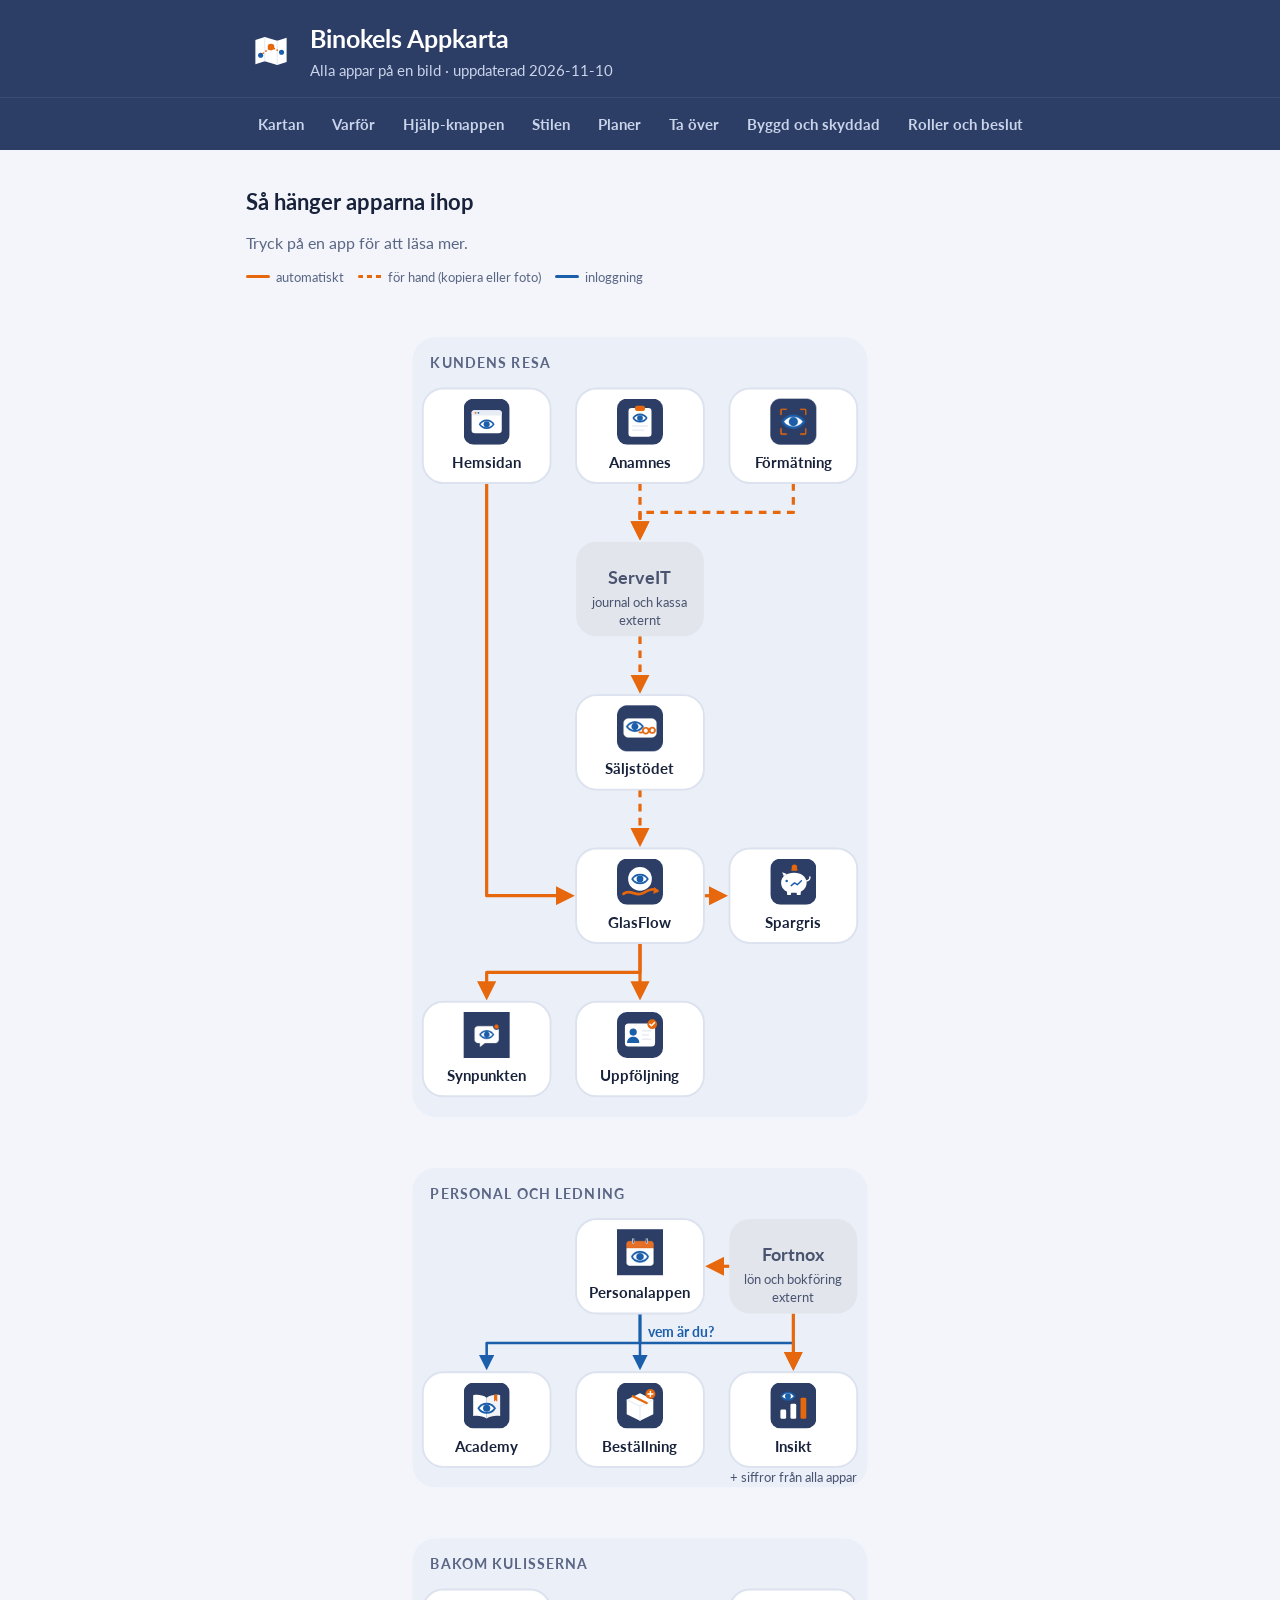
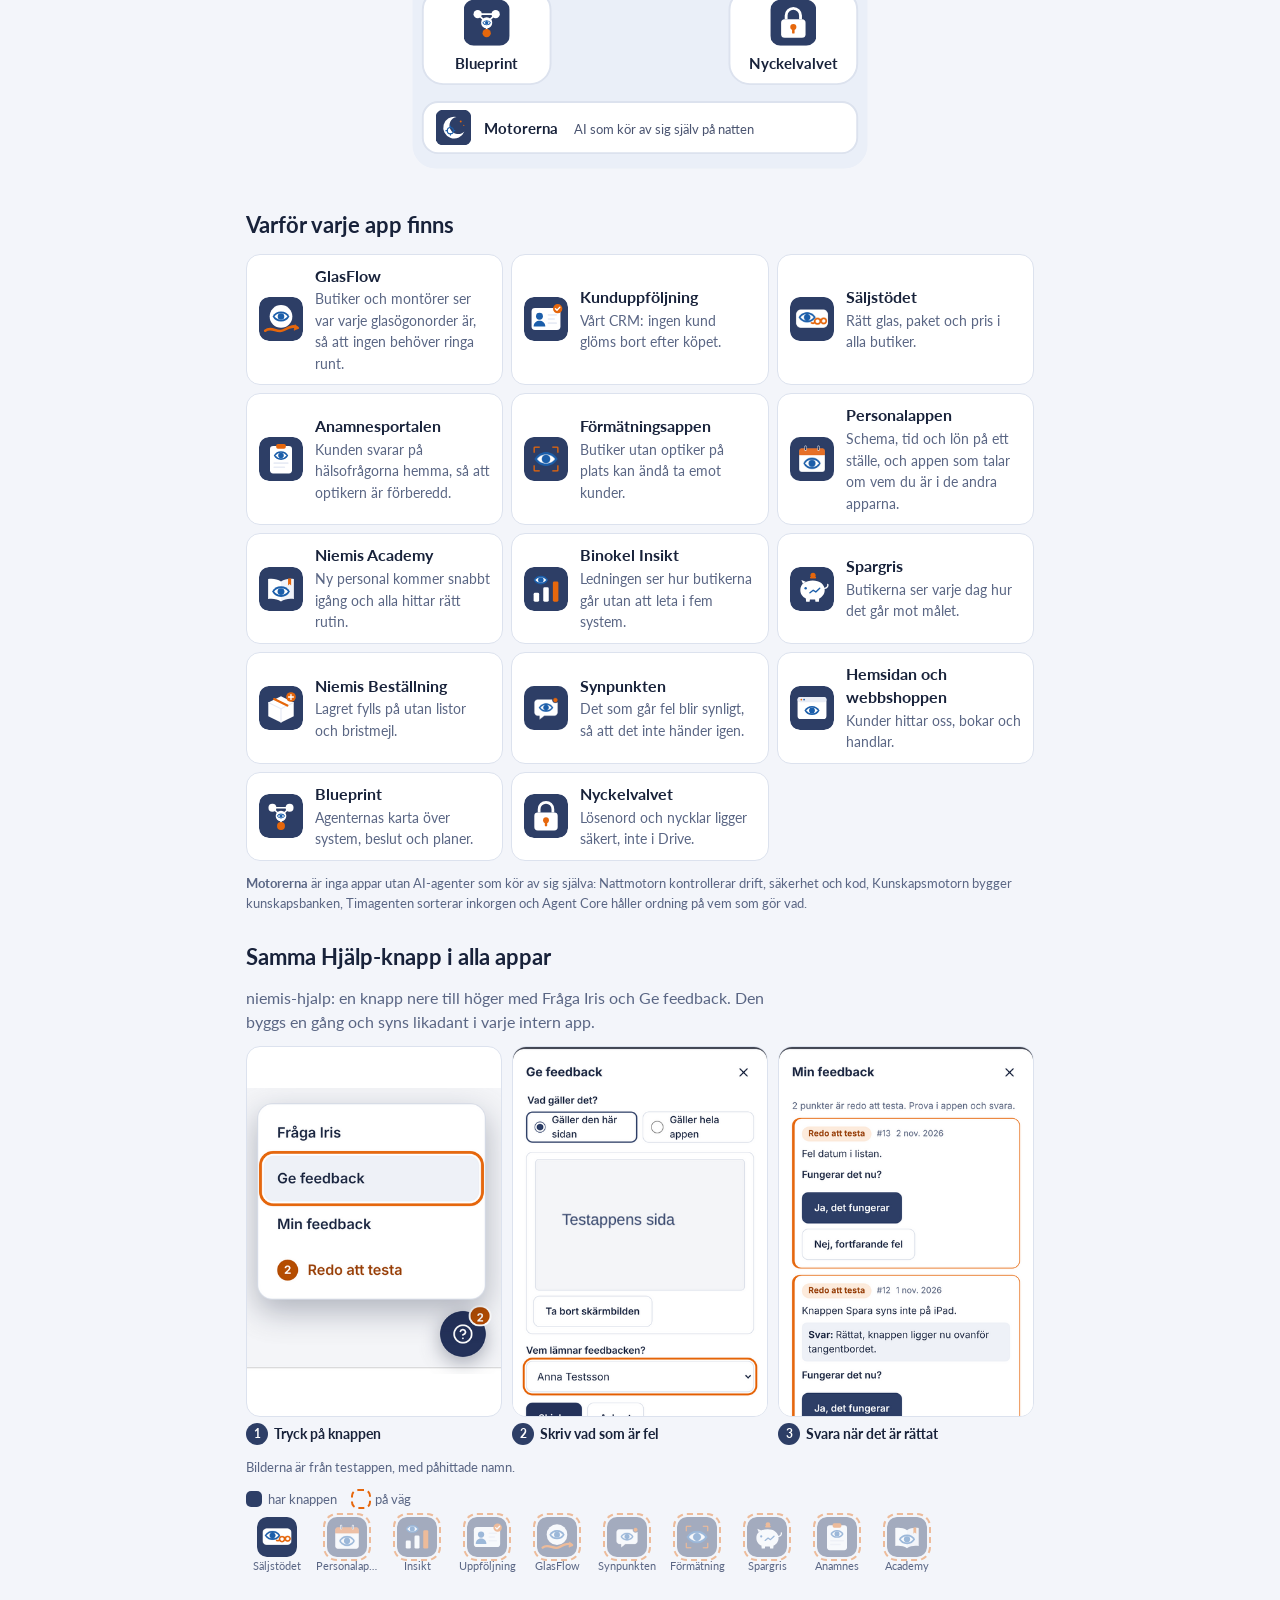
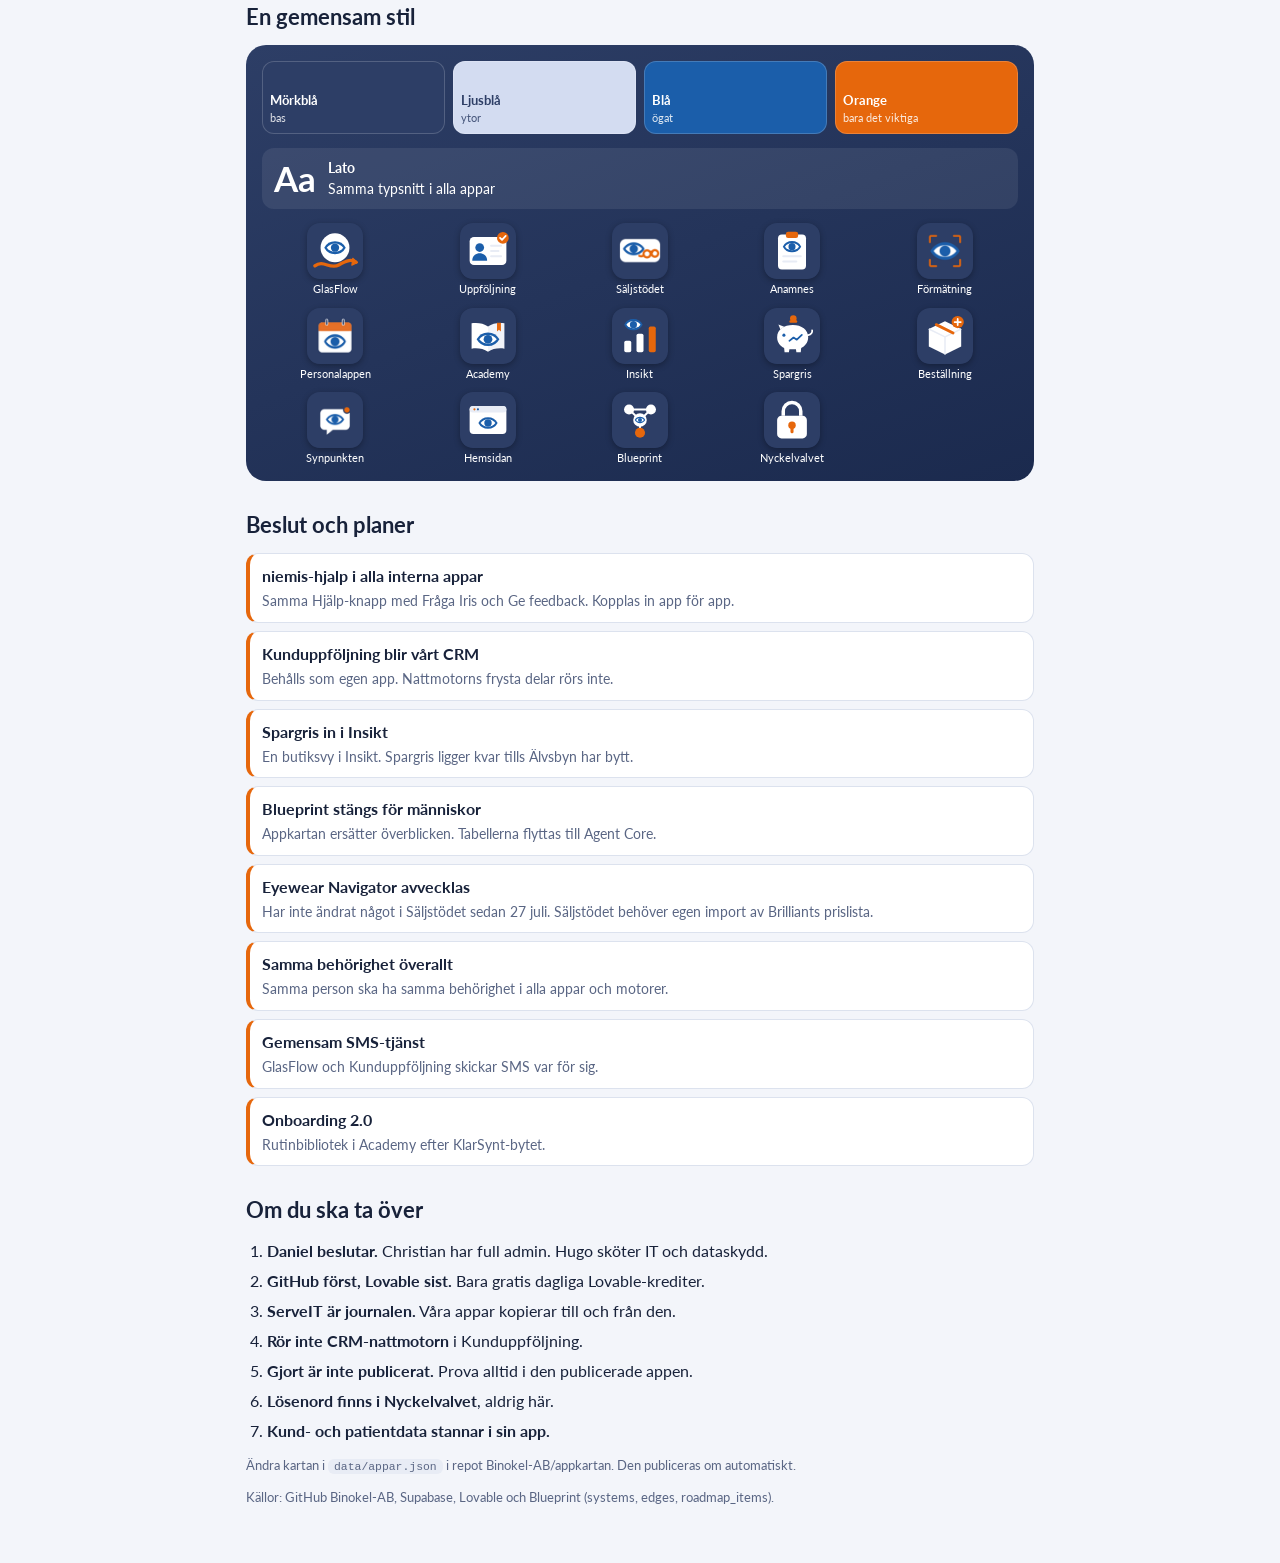
<file: index.html>
<!doctype html>
<html lang="sv">
<head>
<meta charset="utf-8">
<meta name="viewport" content="width=device-width,initial-scale=1,viewport-fit=cover">
<meta name="robots" content="noindex,nofollow">
<title>Binokels Appkarta</title>
<meta name="description" content="Alla Binokels och Niemis Optiks appar på en bild: hur de hänger ihop och varför de finns.">
<meta name="theme-color" content="#2D3E66">
<link rel="icon" href="icons/appkartan.svg" type="image/svg+xml">
<link rel="apple-touch-icon" href="icons/appkartan.svg">
<link rel="preconnect" href="https://fonts.googleapis.com">
<link rel="stylesheet" href="https://fonts.googleapis.com/css2?family=Bricolage+Grotesque:opsz,wght@12..96,600;12..96,800&family=Lato:wght@400;700&display=swap">
<link rel="stylesheet" href="style.css">
</head>
<body>
<header class="top"><div class="wrap">
  <img src="icons/appkartan.svg" alt="">
  <div><h1>Binokels Appkarta</h1><p id="updated">Alla appar på en bild</p></div>
</div></header>
<nav class="tabs" aria-label="Avsnitt"><div class="wrap">
  <a href="#kartan">Kartan</a><a href="#varfor">Varför</a><a href="#hjalp">Hjälp-knappen</a><a href="#stilen">Stilen</a><a href="#planer">Planer</a><a href="#ta-over">Ta över</a><a href="sakerhet.html">Byggd och skyddad</a><a href="roller.html">Roller och beslut</a><a href="kontrollrum.html">Kontrollrum</a>
</div></nav>

<main><div class="wrap">

<section id="kartan" class="sec">
  <h2>Så hänger apparna ihop</h2>
  <p class="lead">Tryck på en app för att läsa mer.</p>
  <div class="legend"><span><i></i>automatiskt</span><span><i class="man"></i>för hand (kopiera eller foto)</span><span><i class="who"></i>inloggning</span></div>
  <div class="map-wrap"><svg id="map" role="img" aria-label="Karta över hur apparna hänger ihop"></svg></div>
</section>

<section id="varfor" class="sec">
  <h2>Varför varje app finns</h2>
  <div class="why-grid" id="why"></div>
</section>

<section id="hjalp" class="sec">
  <h2>Samma Hjälp-knapp i alla appar</h2>
  <p class="lead">niemis-hjalp: en knapp nere till höger med Fråga Iris och Ge feedback. Den byggs en gång och syns likadant i varje intern app.</p>
  <div class="shots">
    <figure><img src="img/hjalp-meny.png" alt="Hjälp-knappen med menyn Fråga Iris, Ge feedback, Min feedback och Redo att testa" loading="lazy"><figcaption><b>1</b> Tryck på knappen</figcaption></figure>
    <figure><img src="img/hjalp-ge-feedback.png" alt="Rutan Ge feedback med skärmbild och val av person" loading="lazy"><figcaption><b>2</b> Skriv vad som är fel</figcaption></figure>
    <figure><img src="img/hjalp-min-feedback.png" alt="Min feedback med knapparna Ja, det fungerar och Nej, fortfarande fel" loading="lazy"><figcaption><b>3</b> Svara när det är rättat</figcaption></figure>
  </div>
  <p class="small">Bilderna är från testappen, med påhittade namn.</p>
  <div class="rollout" id="rollout"></div>
</section>

<section id="stilen" class="sec">
  <h2>En gemensam stil</h2>
  <div class="style-board">
    <div class="swatches">
      <div class="sw" style="--c:#2D3E66"><span>Mörkblå</span><small>bas</small></div>
      <div class="sw light" style="--c:#D3DCF1"><span>Ljusblå</span><small>ytor</small></div>
      <div class="sw" style="--c:#1B5EAA"><span>Blå</span><small>ögat</small></div>
      <div class="sw" style="--c:#E6670C"><span>Orange</span><small>bara det viktiga</small></div>
    </div>
    <div class="type-sample"><span class="aa">Aa</span><div><b>Lato</b><span>Samma typsnitt i alla appar</span></div></div>
    <div class="icon-wall" id="iconwall"></div>
  </div>
</section>

<section id="planer" class="sec">
  <h2>Beslut och planer</h2>
  <div class="plans" id="plans"></div>
</section>

<section id="ta-over" class="sec">
  <h2>Om du ska ta över</h2>
  <ol class="rules">
    <li><b>Daniel beslutar.</b> Christian har full admin. Hugo sköter IT och dataskydd.</li>
    <li><b>GitHub först, Lovable sist.</b> Bara gratis dagliga Lovable-krediter.</li>
    <li><b>ServeIT är journalen.</b> Våra appar kopierar till och från den.</li>
    <li><b>Rör inte CRM-nattmotorn</b> i Kunduppföljning.</li>
    <li><b>Gjort är inte publicerat.</b> Prova alltid i den publicerade appen.</li>
    <li><b>Lösenord finns i Nyckelvalvet</b>, aldrig här.</li>
    <li><b>Kund- och patientdata stannar i sin app.</b></li>
  </ol>
  <p class="small">Ändra kartan i <code>data/appar.json</code> i repot Binokel-AB/appkartan. Den publiceras om automatiskt.</p>
  <p class="small" id="sources"></p>
</section>

</div></main>

<div class="sheet" id="sheet" hidden><div class="panel" role="dialog" aria-modal="true" aria-labelledby="dTitle" id="panel"></div></div>
<script src="app.js" defer></script>
</body>
</html>
</file>
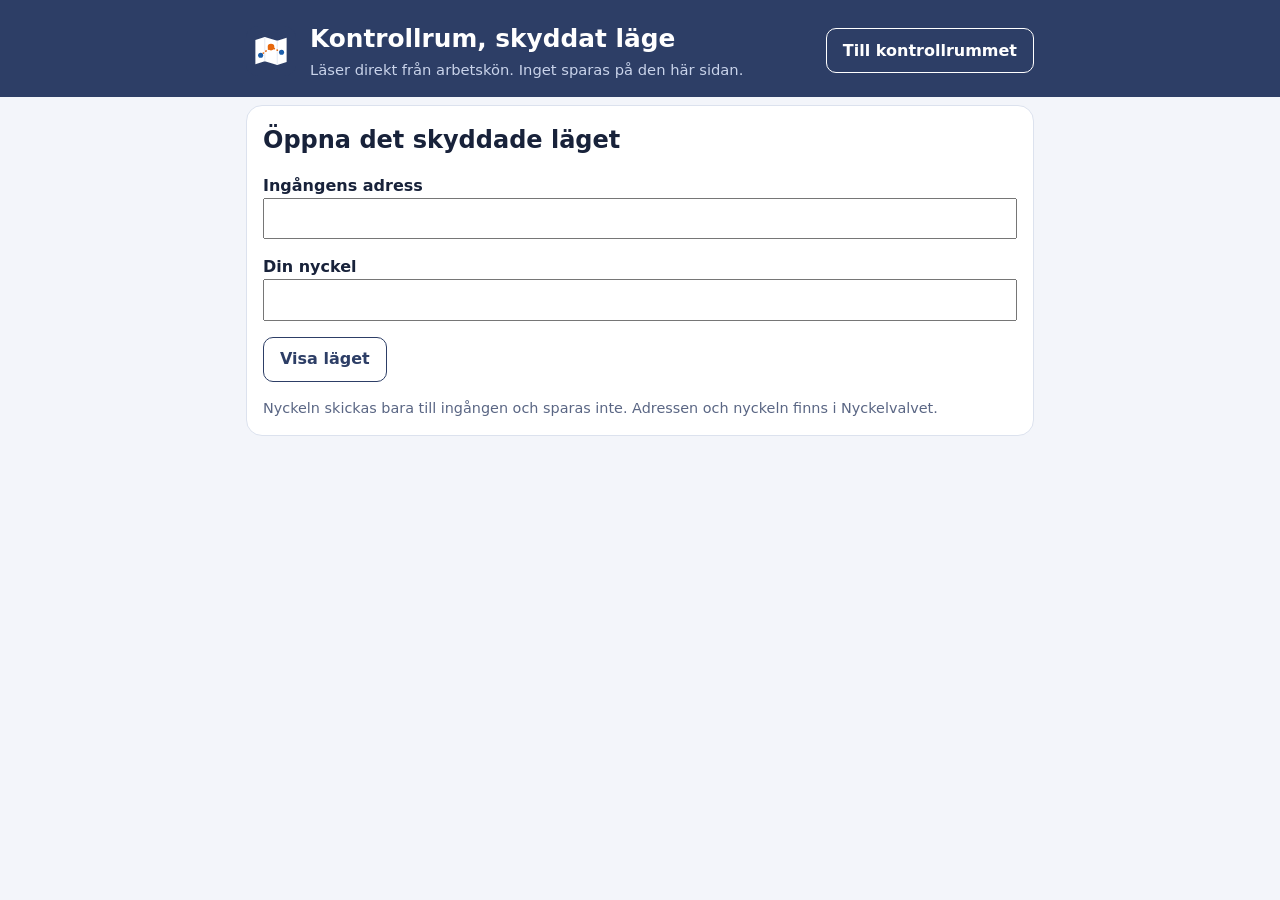
<file: kontrollrum-live.html>
<!doctype html>
<html lang="sv">
<head>
<meta charset="utf-8">
<meta name="viewport" content="width=device-width,initial-scale=1,viewport-fit=cover">
<meta name="robots" content="noindex,nofollow">
<meta name="referrer" content="no-referrer">
<title>Kontrollrum, skyddat läge – Binokels Appkarta</title>
<meta name="theme-color" content="#2D3E66">
<link rel="icon" href="icons/appkartan.svg" type="image/svg+xml">
<link rel="stylesheet" href="style.css">
<style>.btn{display:inline-block;min-height:44px;padding:.6rem 1rem;border-radius:10px;border:1px solid #2D3E66;background:#fff;color:#2D3E66;font:inherit;font-weight:700;text-decoration:none;cursor:pointer}.top .btn{margin-left:auto;border-color:#fff;background:transparent;color:#fff;white-space:nowrap}label{font-weight:700}.row>div:first-child{min-width:0;overflow-wrap:anywhere}.top .wrap{flex-wrap:wrap}@media(max-width:520px){.top .btn{margin-left:0}}.btn.liten{min-height:44px;padding:.4rem .8rem;font-weight:600}.kn{margin:.5rem 0 0}.fraga{border:2px solid #2D3E66;border-radius:10px;padding:.4rem 1rem;margin:.5rem 0;background:#f4f6fb}</style>
</head>
<body>
<header class="top"><div class="wrap">
  <img src="icons/appkartan.svg" alt="">
  <div><h1>Kontrollrum, skyddat läge</h1><p id="lSub">Läser direkt från arbetskön. Inget sparas på den här sidan.</p></div>
  <a class="btn" href="kontrollrum.html">Till kontrollrummet</a>
</div></header>
<main><div class="wrap" id="lMain"></div></main>
<script src="kontrollrum-live.js" defer></script>
</body>
</html>
</file>
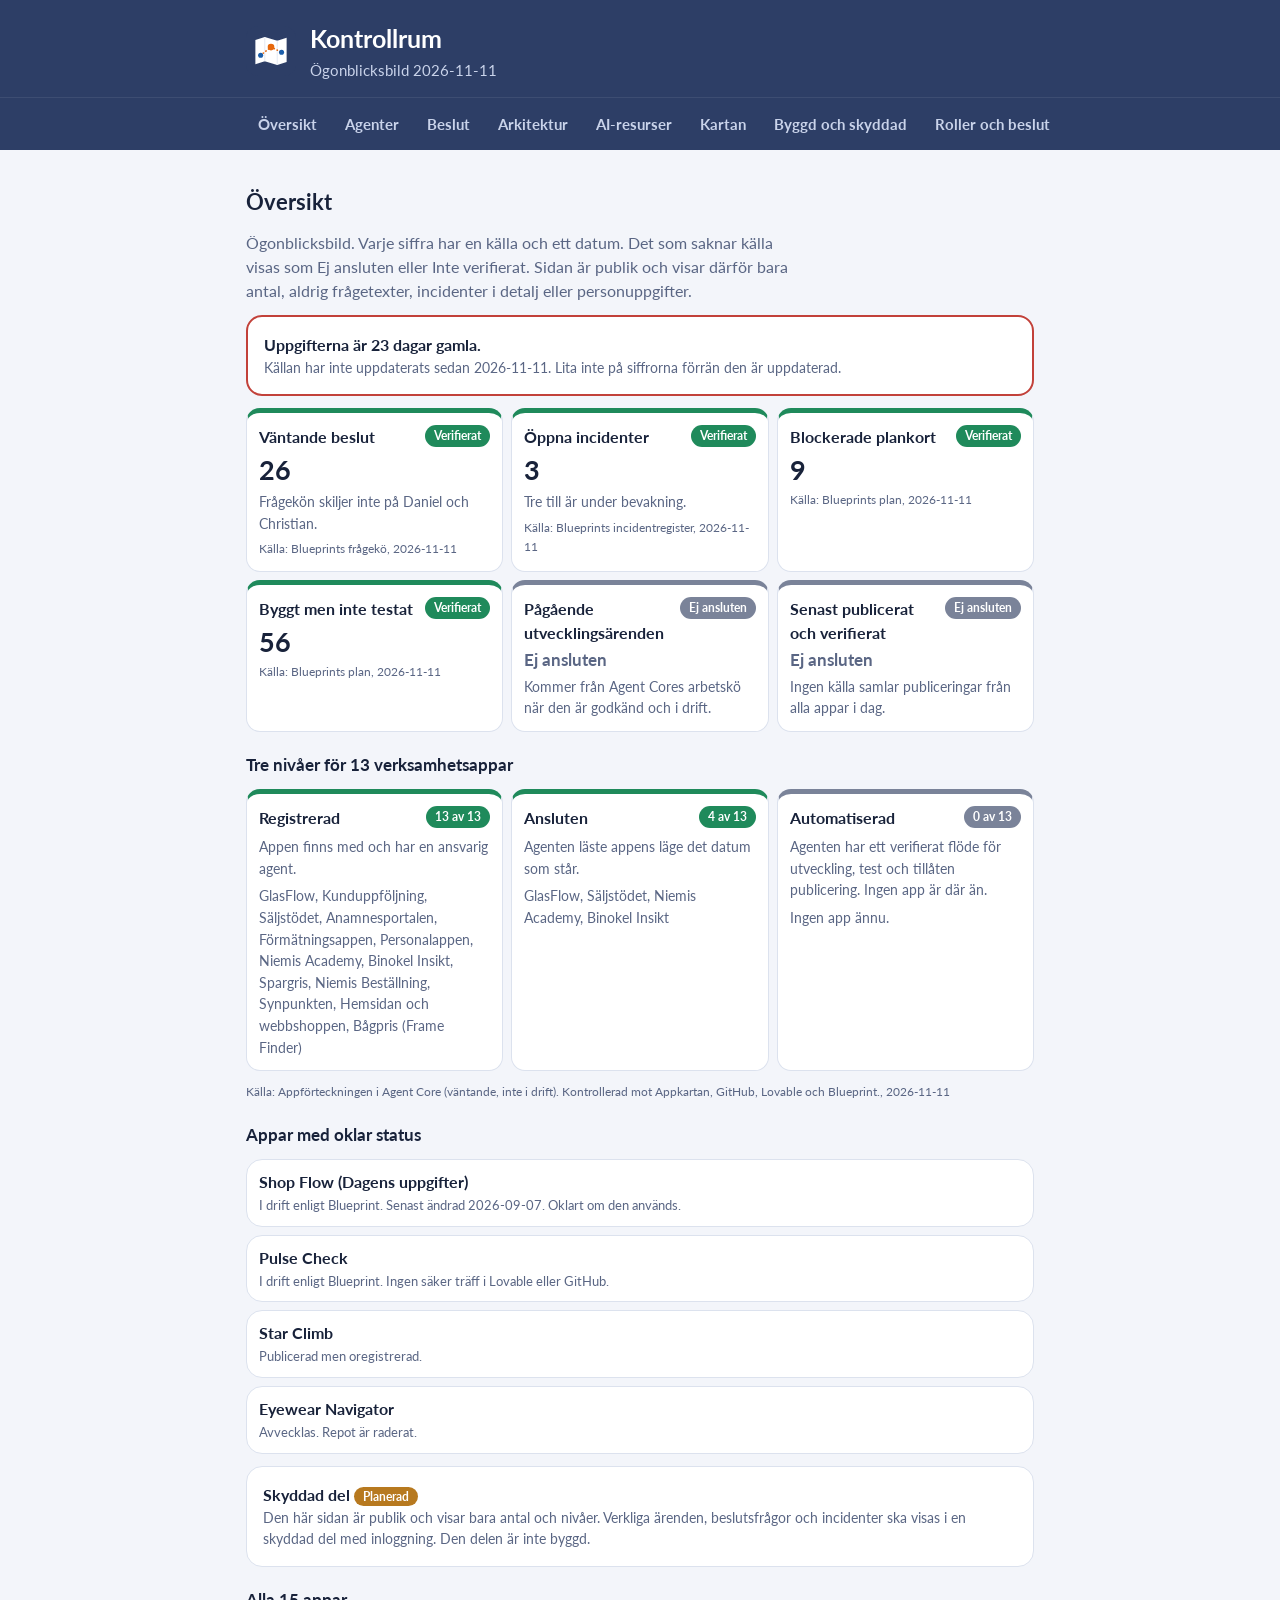
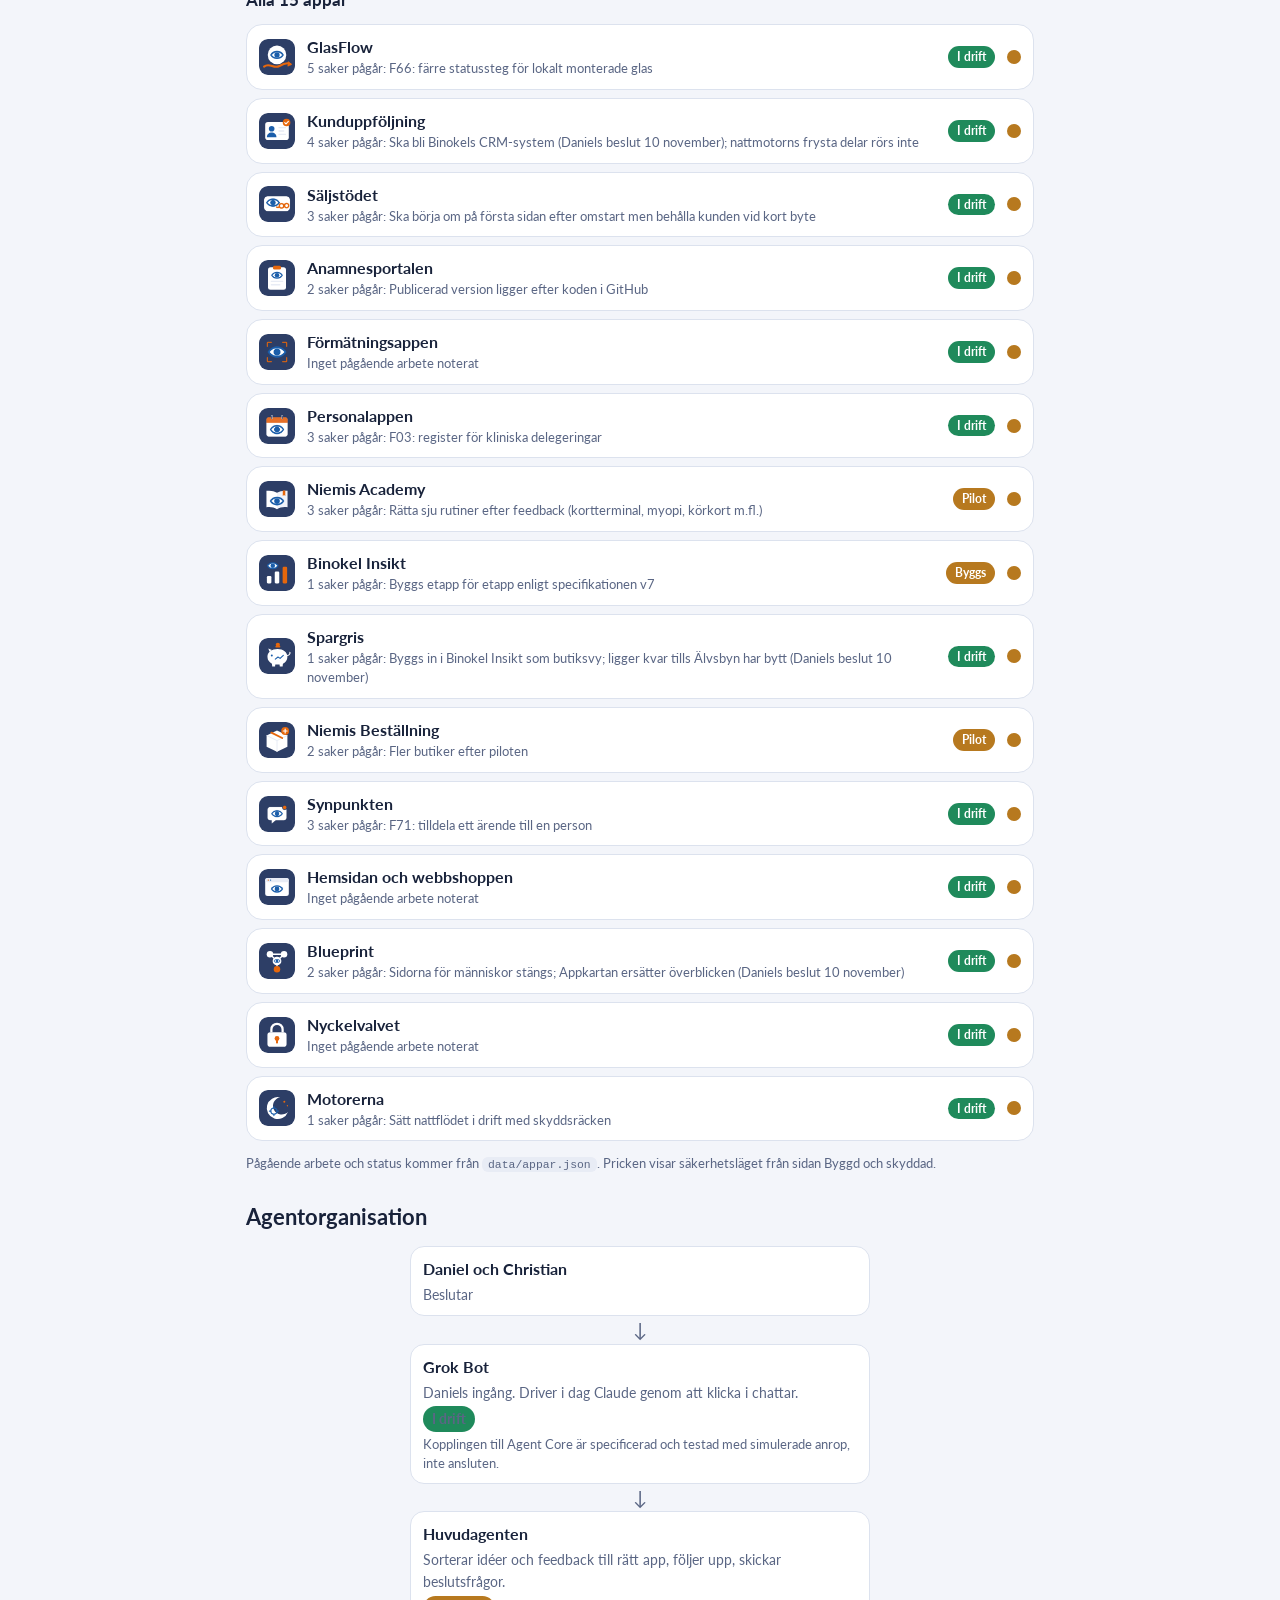
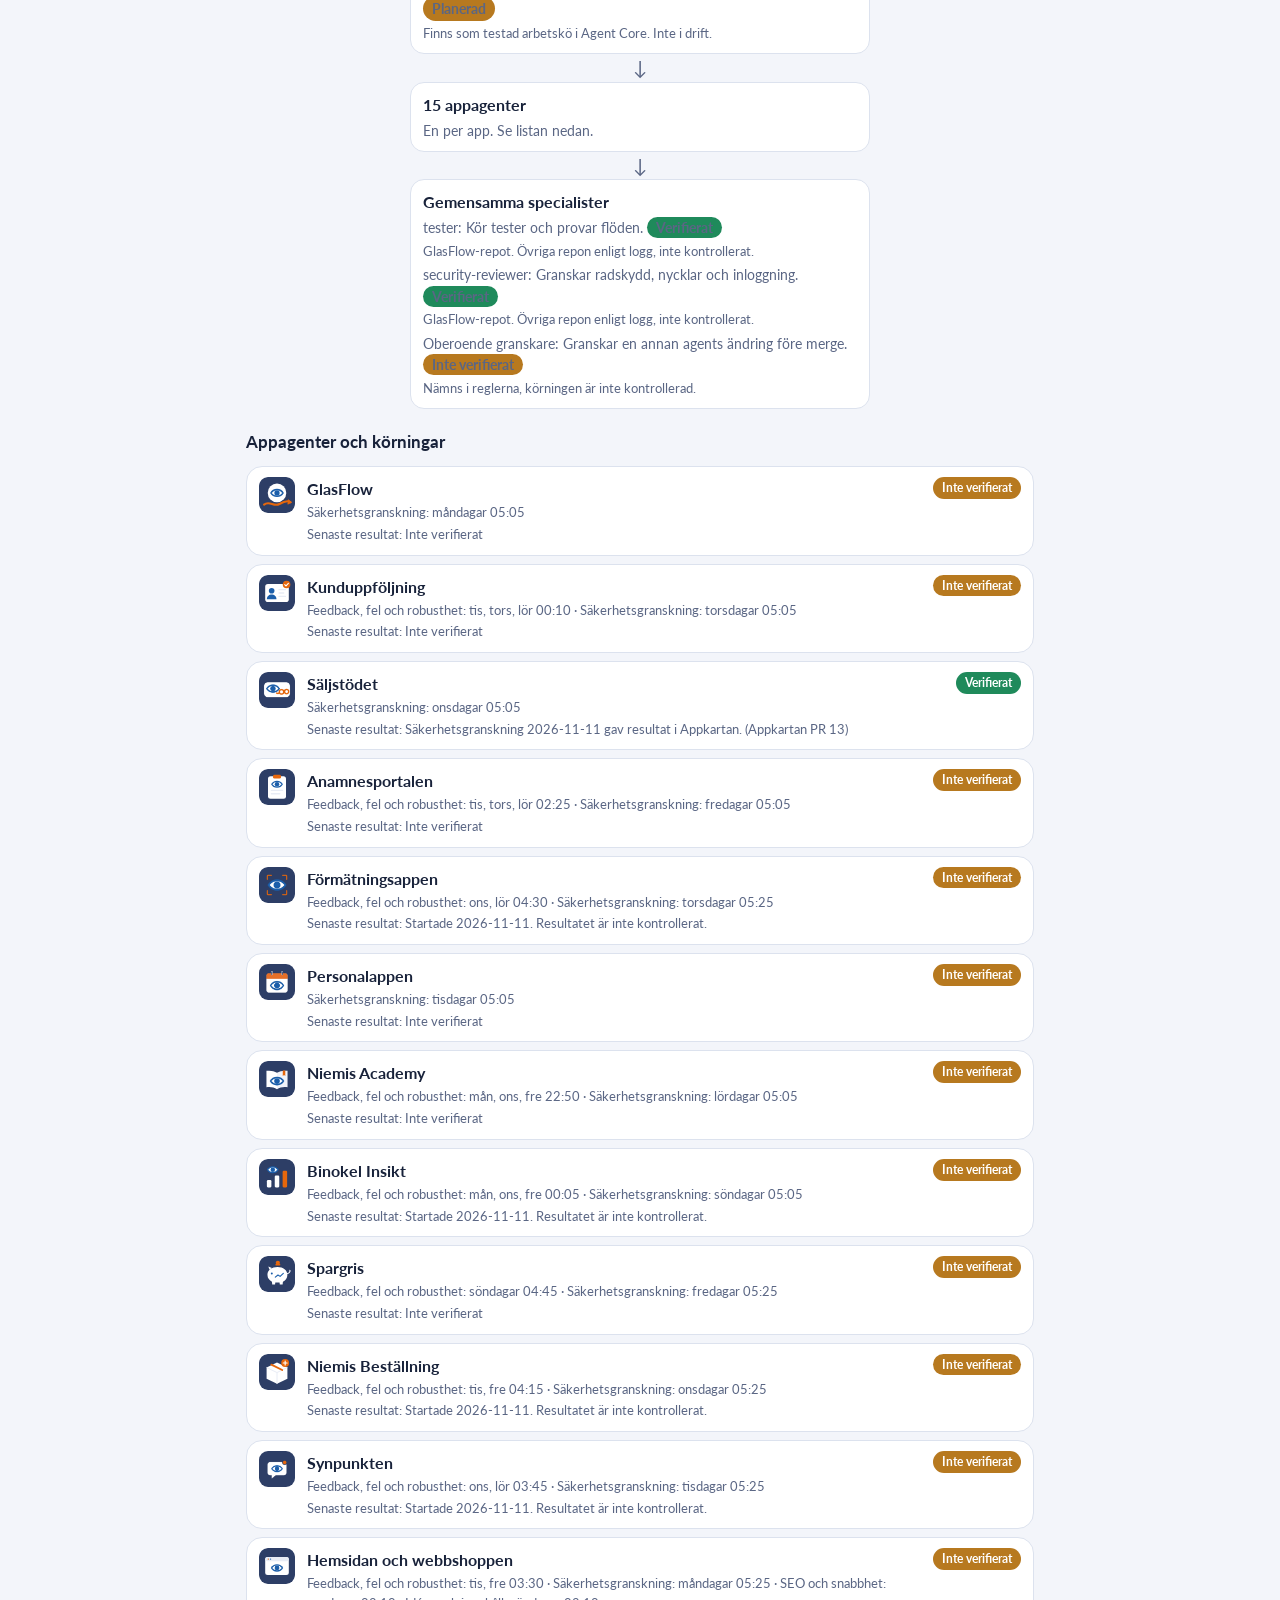
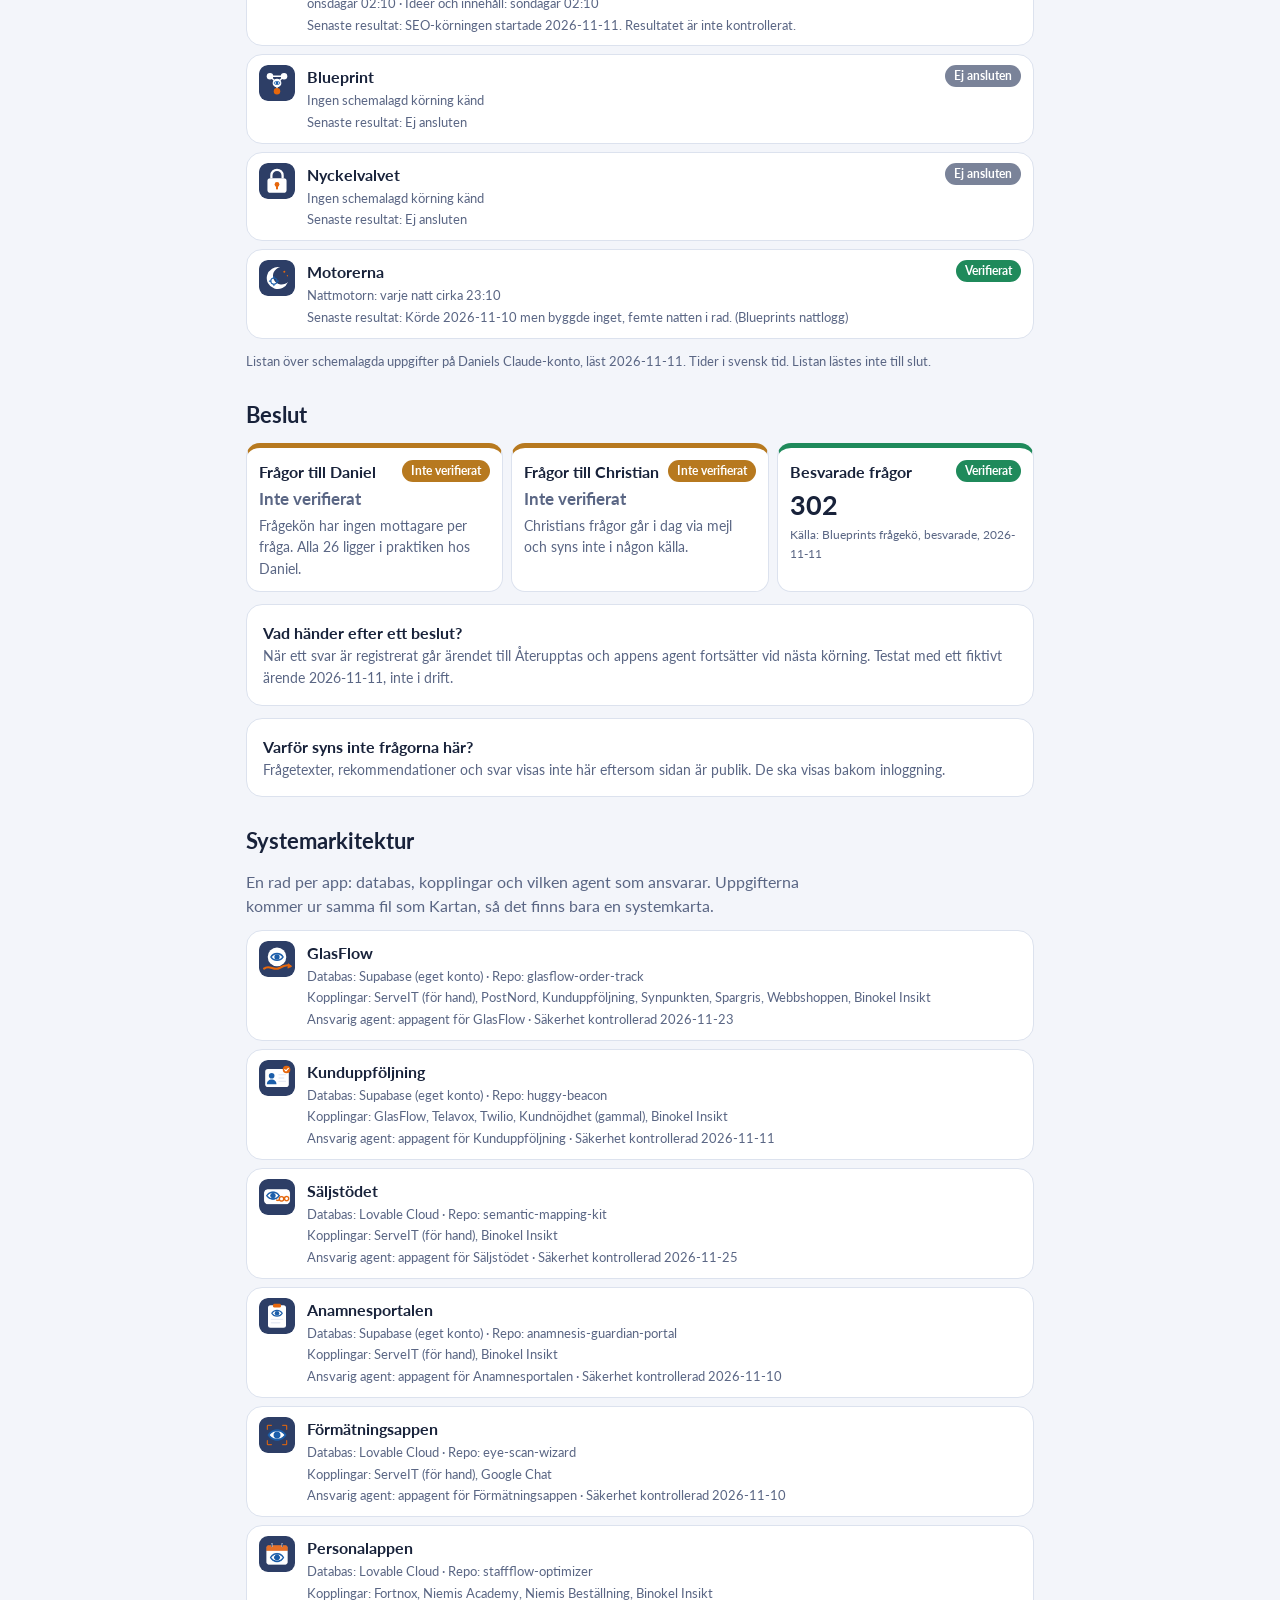
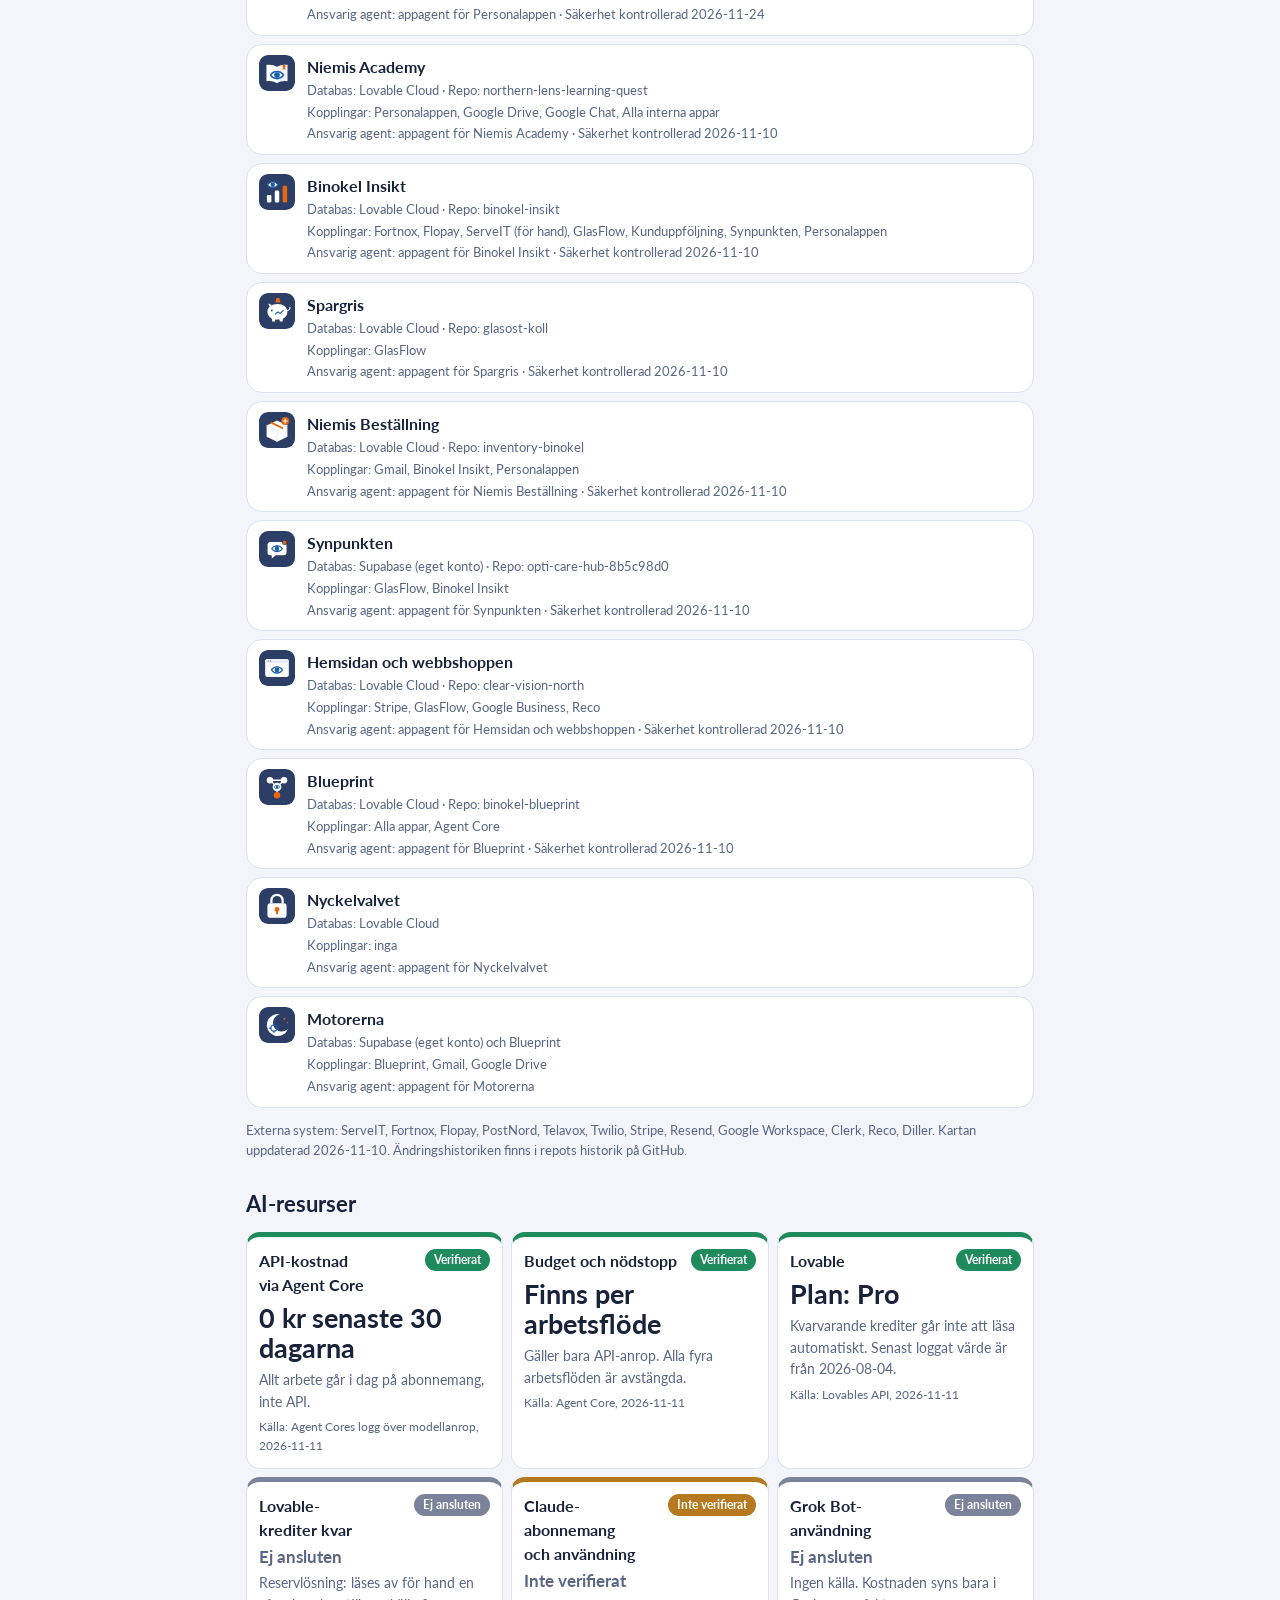
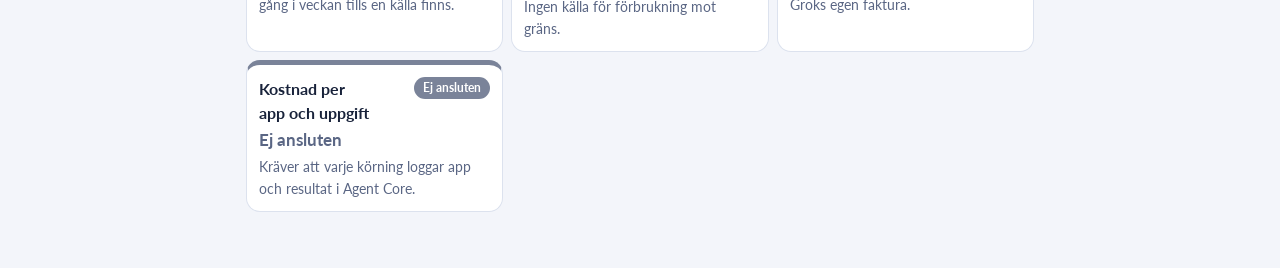
<file: kontrollrum.html>
<!doctype html>
<html lang="sv">
<head>
<meta charset="utf-8">
<meta name="viewport" content="width=device-width,initial-scale=1,viewport-fit=cover">
<meta name="robots" content="noindex,nofollow">
<title>Kontrollrum – Binokels Appkarta</title>
<meta name="description" content="Läget i Binokels AI-utvecklingsorganisation: appar, agenter, beslut, arkitektur och AI-resurser.">
<meta name="theme-color" content="#2D3E66">
<link rel="icon" href="icons/appkartan.svg" type="image/svg+xml">
<link rel="preconnect" href="https://fonts.googleapis.com">
<link rel="stylesheet" href="https://fonts.googleapis.com/css2?family=Lato:wght@400;700&display=swap">
<link rel="stylesheet" href="style.css">
</head>
<body>
<header class="top"><div class="wrap">
  <img src="icons/appkartan.svg" alt="">
  <div><h1>Kontrollrum</h1><p id="kSub">Läget i utvecklingen</p></div>
</div></header>
<nav class="tabs" aria-label="Vyer"><div class="wrap">
  <a href="#oversikt">Översikt</a><a href="#agenter">Agenter</a><a href="#beslut">Beslut</a><a href="#arkitektur">Arkitektur</a><a href="#resurser">AI-resurser</a><a href="index.html">Kartan</a><a href="sakerhet.html">Byggd och skyddad</a><a href="roller.html">Roller och beslut</a>
</div></nav>
<main><div class="wrap" id="kMain"></div></main>
<script src="kontrollrum.js" defer></script>
</body>
</html>
</file>
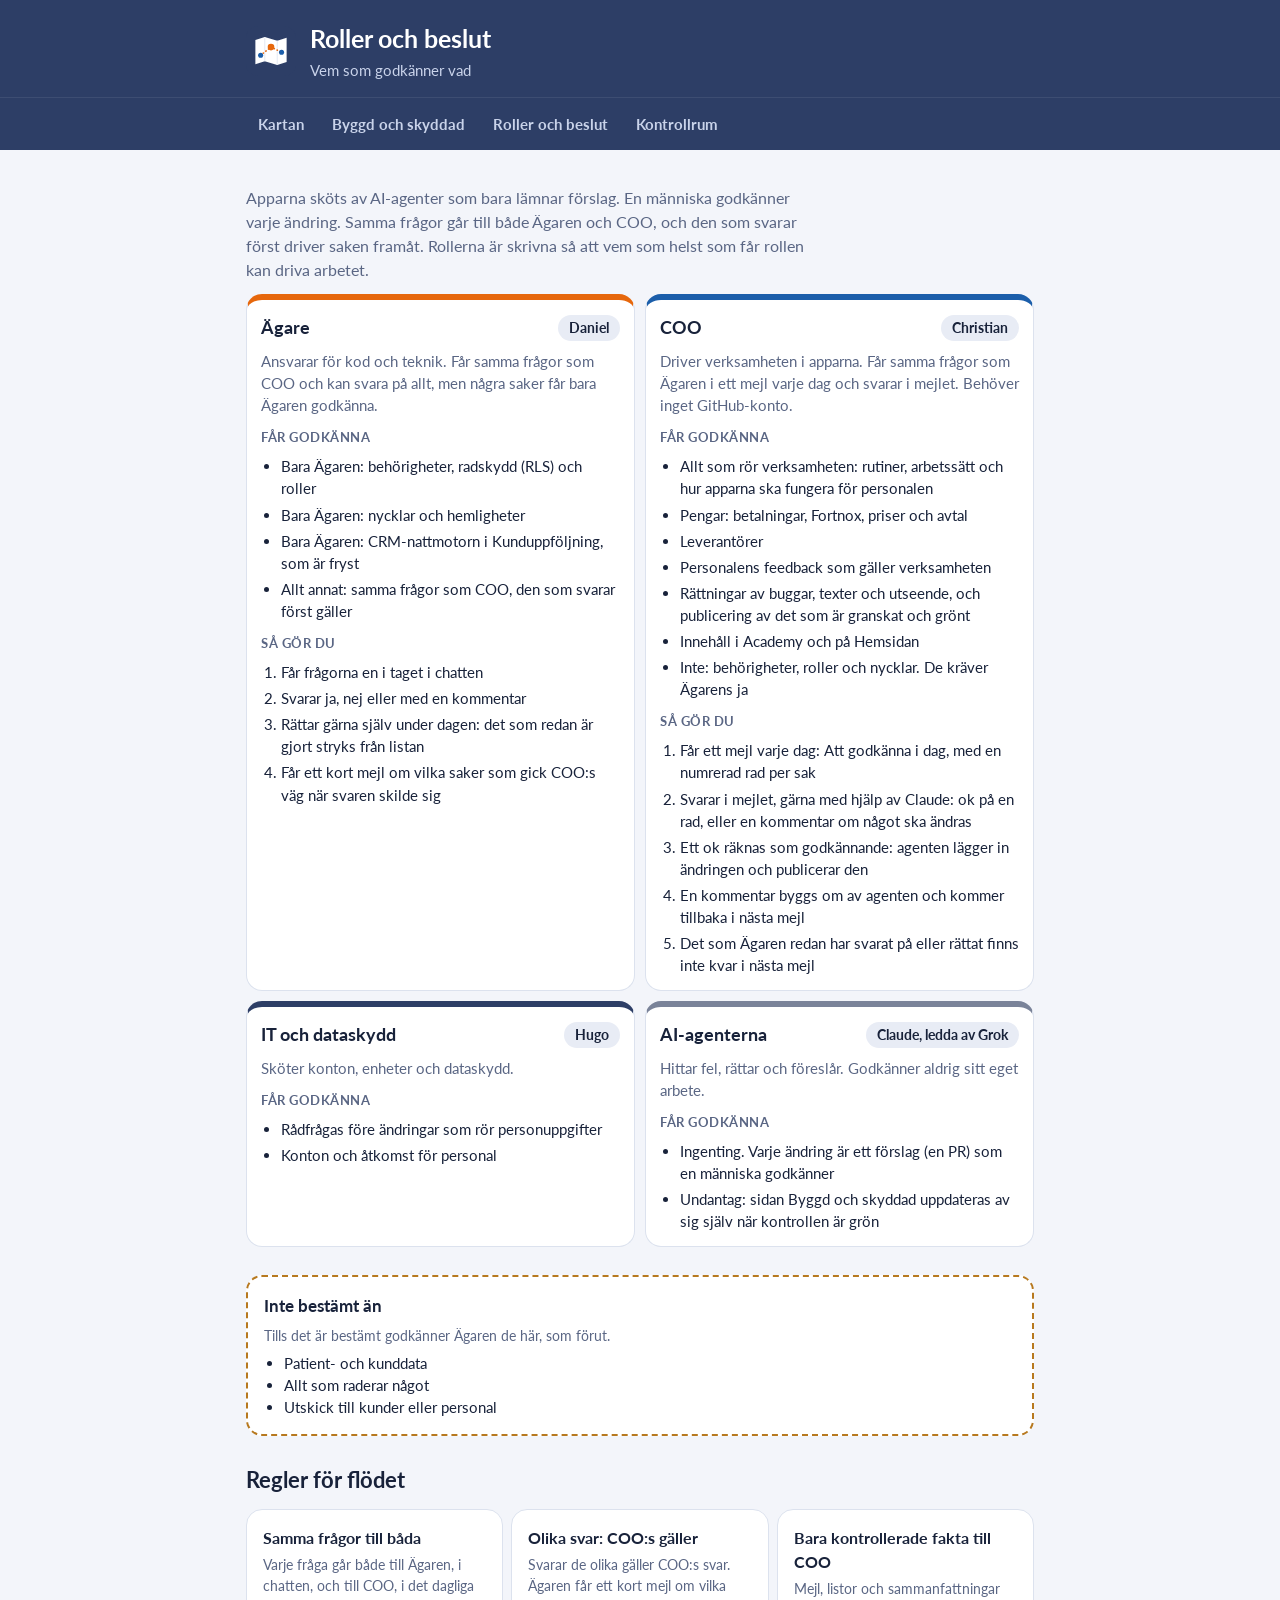
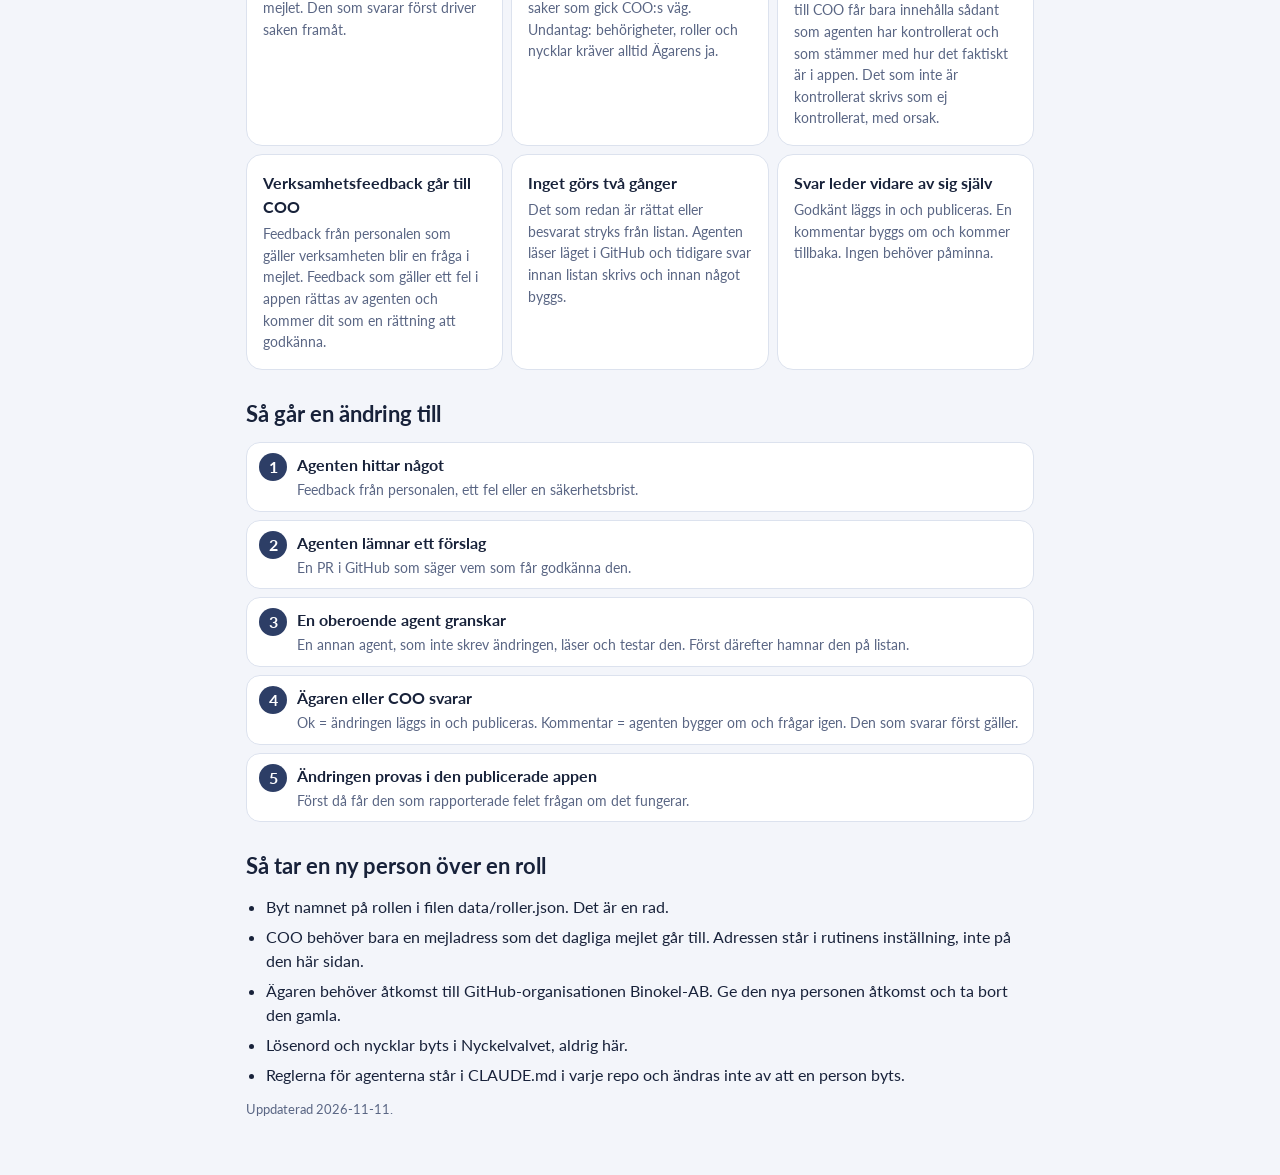
<file: roller.html>
<!doctype html>
<html lang="sv">
<head>
<meta charset="utf-8">
<meta name="viewport" content="width=device-width,initial-scale=1,viewport-fit=cover">
<meta name="robots" content="noindex,nofollow">
<title>Roller och beslut – Binokels Appkarta</title>
<meta name="description" content="Vem som får godkänna vad i Binokels appar, och hur en ny person tar över en roll.">
<meta name="theme-color" content="#2D3E66">
<link rel="icon" href="icons/appkartan.svg" type="image/svg+xml">
<link rel="preconnect" href="https://fonts.googleapis.com">
<link rel="stylesheet" href="https://fonts.googleapis.com/css2?family=Lato:wght@400;700&display=swap">
<link rel="stylesheet" href="style.css">
</head>
<body>
<header class="top"><div class="wrap">
  <img src="icons/appkartan.svg" alt="">
  <div><h1>Roller och beslut</h1><p>Vem som godkänner vad</p></div>
</div></header>
<nav class="tabs" aria-label="Sidor"><div class="wrap">
  <a href="index.html">Kartan</a><a href="sakerhet.html">Byggd och skyddad</a><a href="roller.html">Roller och beslut</a><a href="kontrollrum.html">Kontrollrum</a>
</div></nav>
<main><div class="wrap" id="rMain"></div></main>
<script src="roller.js" defer></script>
</body>
</html>
</file>
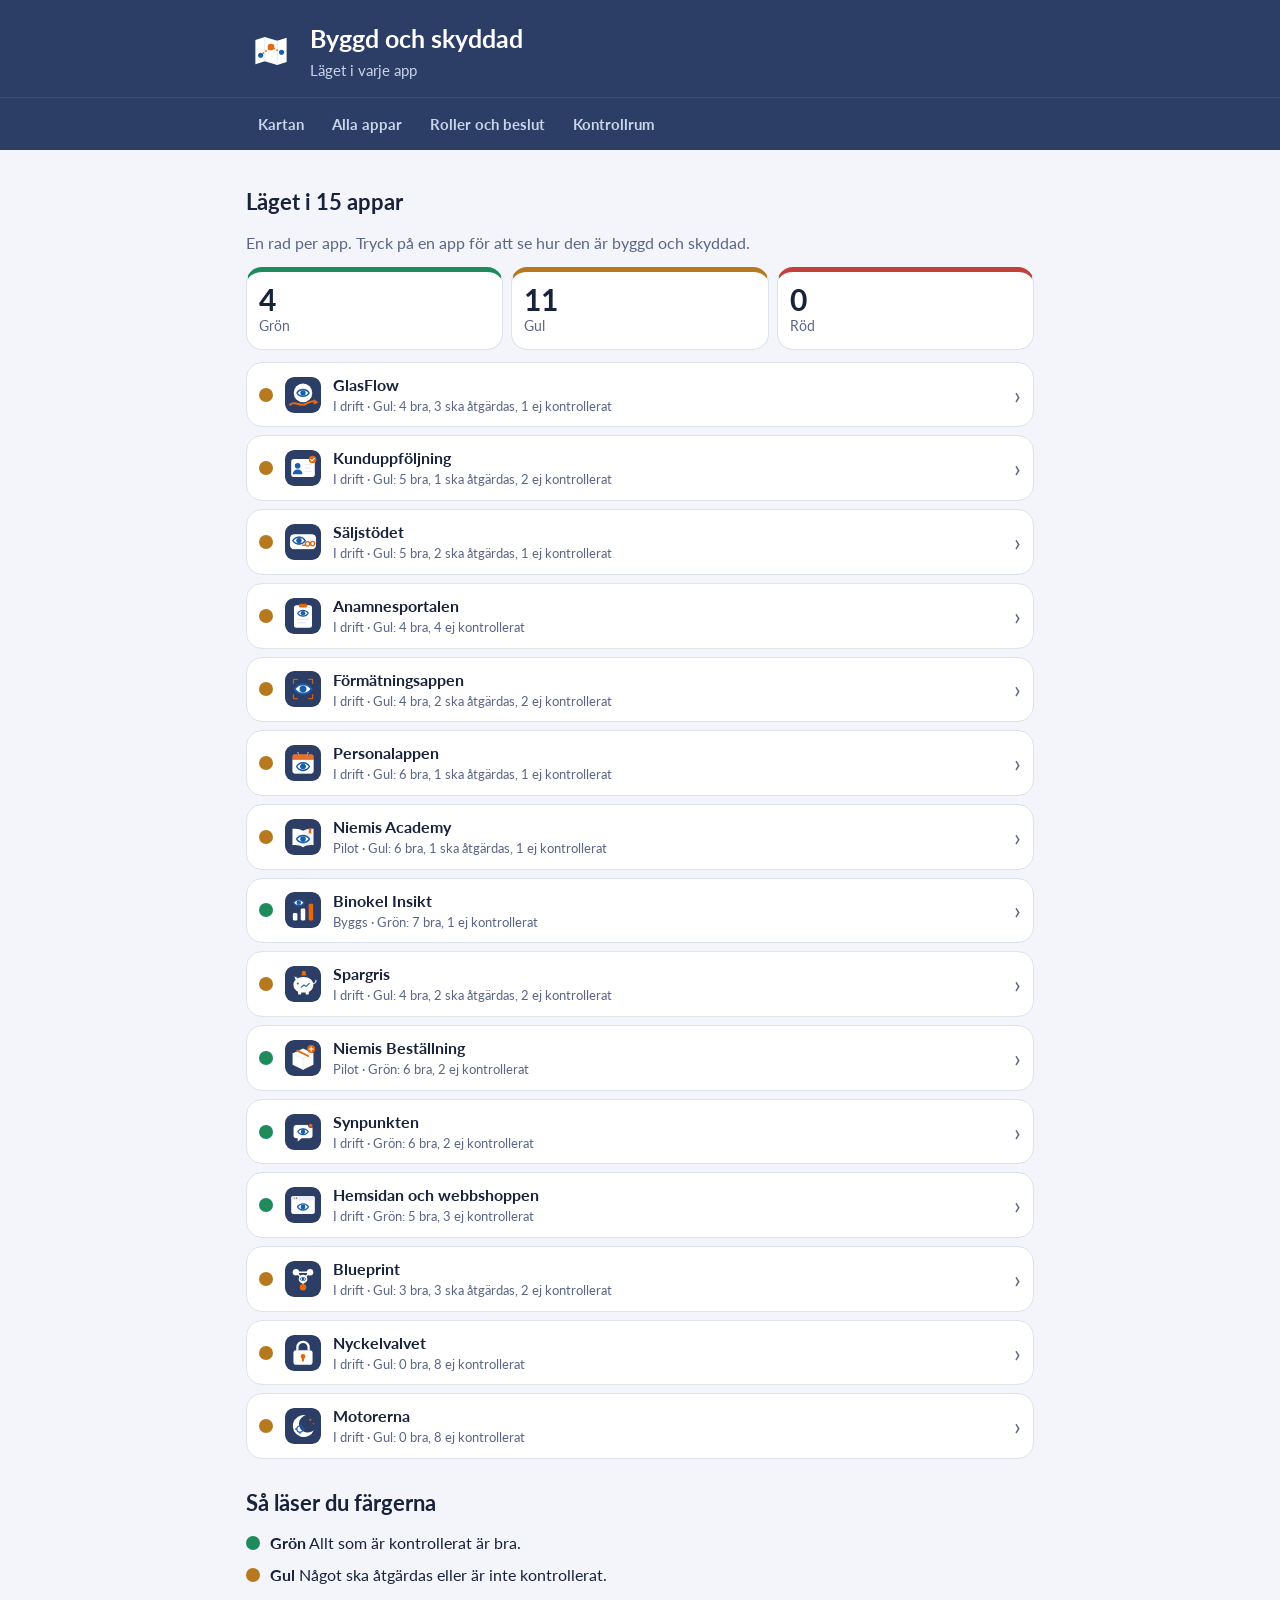
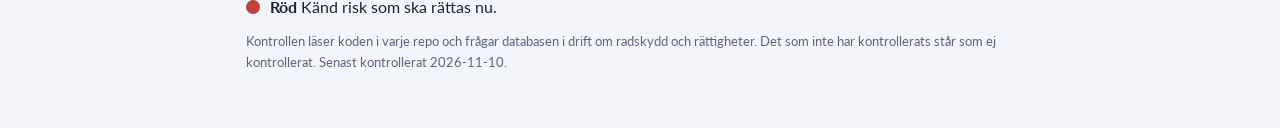
<file: sakerhet.html>
<!doctype html>
<html lang="sv">
<head>
<meta charset="utf-8">
<meta name="viewport" content="width=device-width,initial-scale=1,viewport-fit=cover">
<meta name="robots" content="noindex,nofollow">
<title>Byggd och skyddad – Binokels Appkarta</title>
<meta name="description" content="Så är varje app byggd och skyddad: teknik, data, inloggning, tester och senaste säkerhetskontroll.">
<meta name="theme-color" content="#2D3E66">
<link rel="icon" href="icons/appkartan.svg" type="image/svg+xml">
<link rel="preconnect" href="https://fonts.googleapis.com">
<link rel="stylesheet" href="https://fonts.googleapis.com/css2?family=Lato:wght@400;700&display=swap">
<link rel="stylesheet" href="style.css">
</head>
<body>
<header class="top"><div class="wrap">
  <img src="icons/appkartan.svg" alt="">
  <div><h1 id="sTitle">Byggd och skyddad</h1><p id="sSub">Läget i varje app</p></div>
</div></header>
<nav class="tabs" aria-label="Sidor"><div class="wrap">
  <a href="index.html">Kartan</a><a href="sakerhet.html">Alla appar</a><a href="roller.html">Roller och beslut</a><a href="kontrollrum.html">Kontrollrum</a>
</div></nav>
<main><div class="wrap" id="sMain"></div></main>
<script src="sakerhet.js" defer></script>
</body>
</html>
</file>
<file: style.css>
/* Layout: mobil först, en kolumn. Kartan är en ritning som skalar med bredden. */
:root{
  --navy:#2D3E66; --blue:#1B5EAA; --light:#D3DCF1; --orange:#E6670C;
  --bg:#F3F5FA; --surface:#FFFFFF; --fg:#18223A; --muted:#5A6684; --line:#DCE2EE; --soft:#E8ECF5; --band:#EAEFF8;
  --ok:#1F8A5B; --warn:#B7791F; --bad:#C2413A; --old:#7A8399; --ext:#E2E5EC; --extfg:#4A5470;
  --font:"Lato",system-ui,-apple-system,"Segoe UI",sans-serif;
}
@media (prefers-color-scheme:dark){:root{
  --bg:#0F1524; --surface:#18213A; --fg:#E9EDF7; --muted:#A3AECB; --line:#2A3555; --soft:#212C4A; --band:#141C31;
  --ok:#4CC38A; --warn:#E3B04B; --bad:#F07A72; --old:#8E97AD; --blue:#5C9BE8; --ext:#2A3350; --extfg:#C3CBE0; color-scheme:dark}}
*{box-sizing:border-box}
[hidden]{display:none!important}
html{scroll-behavior:smooth}
body{margin:0;background:var(--bg);color:var(--fg);font-family:var(--font);font-size:16px;line-height:1.5}
body::before{content:"";position:fixed;inset:0 0 auto;height:env(safe-area-inset-top,0px);z-index:10;background:var(--navy)}
.wrap{max-width:820px;margin:0 auto;padding-left:max(16px,env(safe-area-inset-left,0px));padding-right:max(16px,env(safe-area-inset-right,0px))}
h1,h2,h3{margin:0;text-wrap:balance;font-weight:700}
header.top{background:var(--navy);color:#fff;padding-top:env(safe-area-inset-top,0px)}
header.top .wrap{padding-block:20px 16px;display:flex;gap:14px;align-items:center}
header.top img{width:50px;height:50px;border-radius:12px;flex:none}
h1{font-size:1.55rem}
header.top p{margin:2px 0 0;color:#C9D3EA;font-size:.92rem}
nav.tabs{position:sticky;top:env(safe-area-inset-top,0px);z-index:5;background:var(--navy);border-top:1px solid rgba(255,255,255,.08)}
nav.tabs .wrap{display:flex;gap:4px;overflow-x:auto;padding-block:8px;scrollbar-width:none}
nav.tabs a{color:#C9D3EA;text-decoration:none;font-weight:700;font-size:.92rem;padding:7px 12px;border-radius:999px;white-space:nowrap}
nav.tabs a:hover,nav.tabs a:focus-visible{background:#fff;color:var(--navy)}
:focus-visible{outline:3px solid var(--orange);outline-offset:2px}
main .wrap{padding-block:8px 56px}
.sec{padding-top:28px;scroll-margin-top:60px;display:grid;gap:12px}
.sec h2{font-size:1.35rem}
.lead{margin:0;color:var(--muted);max-width:62ch}
.small{margin:0;color:var(--muted);font-size:.84rem}
.card{background:var(--surface);border:1px solid var(--line);border-radius:16px;padding:16px}
.err{border:2px solid var(--bad)}
code{font-size:.85em;background:var(--soft);padding:1px 6px;border-radius:6px;word-break:break-all}

/* Kartan */
.legend{display:flex;gap:14px;flex-wrap:wrap;font-size:.84rem;color:var(--muted)}
.legend span{display:flex;align-items:center;gap:6px}
.legend i{display:inline-block;width:24px;height:3px;border-radius:2px;background:var(--orange)}
.legend i.man{background:repeating-linear-gradient(90deg,var(--orange) 0 5px,transparent 5px 9px)}
.legend i.who{background:var(--blue)}
.map-wrap{max-width:460px;width:100%;margin:0 auto}
#map{width:100%;height:auto;display:block}
#map .band{fill:var(--band)}
#map .band-t{fill:var(--muted);font:700 11px var(--font);letter-spacing:.08em}
#map .node rect{fill:var(--surface);stroke:var(--line);stroke-width:1.5}
#map .node[data-id]{cursor:pointer}
#map .node[data-id]:hover rect,#map .node[data-id]:focus-visible rect{stroke:var(--orange);stroke-width:2.5}
#map .node:focus{outline:none}
#map .node.ext rect{fill:var(--ext);stroke:none}
#map .nt{fill:var(--fg);font:700 12px var(--font)}
#map .ext .nt{fill:var(--extfg);font-size:14px}
#map .ns{fill:var(--extfg);font:400 10px var(--font)}
#map .e{fill:none;stroke-width:2.5;stroke-linejoin:round}
#map .e-auto{stroke:var(--orange)}
#map .e-man{stroke:var(--orange);stroke-dasharray:6 5}
#map .e-who{stroke:var(--blue);stroke-width:2}
#map .ah{fill:var(--orange)} #map .ahw{fill:var(--blue)}
#map .elabel{fill:var(--blue);font:700 11px var(--font)}

/* Varför */
.why-grid{display:grid;grid-template-columns:repeat(auto-fill,minmax(250px,1fr));gap:8px}
.why{all:unset;box-sizing:border-box;cursor:pointer;display:flex;gap:12px;align-items:center;background:var(--surface);border:1px solid var(--line);border-radius:14px;padding:10px 12px}
.why:hover{border-color:var(--blue)}
.why img{width:44px;height:44px;border-radius:10px;flex:none}
.why span{display:grid;font-size:.9rem;color:var(--muted);min-width:0}
.why b{color:var(--fg);font-size:.98rem}

/* Hjälp-knappen */
.shots{display:grid;grid-template-columns:repeat(3,minmax(0,1fr));gap:10px}
.shots figure{margin:0;display:grid;gap:6px}
.shots img{width:100%;border-radius:14px;border:1px solid var(--line);background:#fff;aspect-ratio:400/580;object-fit:contain;object-position:center}
.shots figcaption{font-size:.85rem;font-weight:700;display:flex;gap:6px;align-items:center}
.shots figcaption b{width:22px;height:22px;border-radius:50%;background:var(--navy);color:#fff;display:grid;place-items:center;font-size:.75rem;flex:none}
@media (max-width:520px){.shots{grid-template-columns:none;grid-auto-flow:column;grid-auto-columns:72%;overflow-x:auto;scroll-snap-type:x mandatory;padding-bottom:4px}.shots figure{scroll-snap-align:start}}
.key{display:flex;gap:16px;flex-wrap:wrap;font-size:.84rem;color:var(--muted)}
.key span{display:flex;align-items:center;gap:6px}
.key i{width:16px;height:16px;border-radius:5px;background:var(--navy);display:inline-block}
.key i.vag{background:transparent;outline:2px dashed var(--orange)}
.users{display:flex;flex-wrap:wrap;gap:8px;margin-top:8px}
.u{display:grid;justify-items:center;gap:3px;width:62px;font-size:.68rem;line-height:1.15;text-align:center;color:var(--muted)}
.u img{width:40px;height:40px;border-radius:10px}
.u.vag img{opacity:.4;outline:2px dashed var(--orange);outline-offset:2px}
.u span{max-width:100%;overflow:hidden;text-overflow:ellipsis;white-space:nowrap}

/* Stilen */
.style-board{background:linear-gradient(160deg,#2D3E66,#1B2A4E);border-radius:20px;padding:16px;display:grid;gap:14px;color:#fff}
.swatches{display:grid;grid-template-columns:repeat(4,minmax(0,1fr));gap:8px}
.sw{background:var(--c);border-radius:12px;padding:30px 8px 8px;display:grid;font-size:.8rem;box-shadow:inset 0 0 0 1px rgba(255,255,255,.18)}
.sw.light{color:#2D3E66}
.sw span{font-weight:700} .sw small{opacity:.85}
.type-sample{display:flex;gap:12px;align-items:center;background:rgba(255,255,255,.08);border-radius:12px;padding:10px 12px}
.type-sample .aa{font-size:2.2rem;font-weight:700;line-height:1}
.type-sample div{display:grid;font-size:.86rem}
.icon-wall{display:grid;grid-template-columns:repeat(5,minmax(0,1fr));gap:12px 6px}
.icon-wall div{display:grid;justify-items:center;gap:4px;font-size:.68rem;text-align:center;line-height:1.15}
.icon-wall img{width:100%;max-width:56px;border-radius:13px;box-shadow:0 2px 6px rgba(0,0,0,.3)}
.icon-wall span{max-width:100%;overflow:hidden;text-overflow:ellipsis;white-space:nowrap}
@media (max-width:420px){.icon-wall{grid-template-columns:repeat(4,minmax(0,1fr))}}

/* Ta över */
.rules{margin:0;padding-left:1.3em;display:grid;gap:6px}

/* Detaljbladet */
.sheet{position:fixed;inset:0;z-index:20;display:grid;align-items:end;background:rgba(10,16,32,.5)}
.panel{background:var(--surface);color:var(--fg);border-radius:22px 22px 0 0;max-height:88%;overflow:auto;padding:18px max(18px,env(safe-area-inset-right,0px)) calc(24px + env(safe-area-inset-bottom,0px)) max(18px,env(safe-area-inset-left,0px));width:100%;max-width:680px;margin:0 auto;display:grid;gap:10px}
@media (min-width:720px){.sheet{align-items:center}.panel{border-radius:22px;max-height:84vh}}
.panel .head{display:flex;gap:14px;align-items:center}
.panel .head img{width:64px;height:64px;border-radius:15px}
.panel h2{font-size:1.35rem}
.panel h3{font-size:.78rem;letter-spacing:.08em;text-transform:uppercase;color:var(--muted);margin-top:6px}
.panel p{margin:0}
.why-big{font-size:1.1rem;font-weight:700}
.close{margin-left:auto;align-self:flex-start;font:inherit;font-weight:700;border:1px solid var(--line);background:var(--bg);color:var(--fg);border-radius:999px;padding:6px 14px;cursor:pointer}
.pill{display:inline-block;margin-top:4px;font-size:.74rem;font-weight:700;padding:2px 9px;border-radius:999px;border:1px solid currentColor}
.s-drift{color:var(--ok)}.s-pilot{color:var(--warn)}.s-bygg{color:var(--blue)}.s-avveckl{color:var(--old)}
.chips{display:flex;flex-wrap:wrap;gap:6px}
.chip{font-size:.84rem;padding:3px 10px;border-radius:999px;background:var(--soft)}
.chip.m{background:transparent;border:1px dashed var(--muted)}
ul.plain{margin:0;padding-left:1.1em;display:grid;gap:3px}
.frozen{border-left:4px solid var(--bad);padding:10px 12px;background:var(--soft);border-radius:0 10px 10px 0;font-size:.9rem}
.tech summary{cursor:pointer;color:var(--muted);font-weight:700;font-size:.9rem}
.tech dl{display:grid;grid-template-columns:auto 1fr;gap:4px 12px;margin:8px 0 0;font-size:.88rem}
.tech dt{color:var(--muted)} .tech dd{margin:0;min-width:0}
@media (prefers-reduced-motion:no-preference){.panel{animation:up .2s ease-out}@keyframes up{from{transform:translateY(20px);opacity:.6}}}

/* Planer */
.plans{display:grid;gap:8px}
.plan{display:grid;gap:2px;background:var(--surface);border:1px solid var(--line);border-left:4px solid var(--orange);border-radius:12px;padding:10px 12px}
.plan span{color:var(--muted);font-size:.9rem}

/* Byggd och skyddad (sakerhet.html) */
:root{--ej:#7A8399}
.tally{display:grid;grid-template-columns:repeat(3,1fr);gap:8px}
.tal{background:var(--surface);border:1px solid var(--line);border-radius:16px;padding:12px;display:grid;gap:2px;border-top:5px solid var(--c)}
.tal b{font-size:1.9rem;line-height:1;font-variant-numeric:tabular-nums}
.tal span{color:var(--muted);font-size:.86rem}
.t-ok,.d-ok,.g-ok,.p-ok,.h-ok{--c:var(--ok)} .t-warn,.d-warn,.g-warn,.p-warn,.h-warn{--c:var(--warn)} .t-bad,.d-bad,.g-bad,.p-bad,.h-bad{--c:var(--bad)} .g-ej,.p-ej{--c:var(--ej)}
.dot{width:14px;height:14px;border-radius:50%;background:var(--c);flex:none;display:inline-block}
.rows{display:grid;gap:8px}
.row{display:flex;align-items:center;gap:12px;background:var(--surface);border:1px solid var(--line);border-radius:16px;padding:10px 12px;color:inherit;text-decoration:none;min-height:60px}
.row:hover{border-color:var(--blue)}
.row img{border-radius:9px;flex:none}
.rn{display:grid;min-width:0;flex:1}
.rn small{color:var(--muted);font-size:.82rem}
.chev{color:var(--muted);font-size:1.5rem;line-height:1}
.fkeys{display:grid;gap:8px}
.fkey{display:flex;gap:10px;align-items:center}
.hero{display:flex;gap:14px;align-items:center;background:var(--surface);border:1px solid var(--line);border-left:8px solid var(--c);border-radius:16px;padding:14px}
.hero img{border-radius:13px;flex:none}
.hero div{display:grid}
.hero b{font-size:1.25rem}
.hero span{color:var(--muted);font-size:.9rem}
.note{margin:0;background:var(--soft);border-radius:12px;padding:10px 12px;font-size:.92rem}
.chips{display:flex;flex-wrap:wrap;gap:6px}
.chips span{background:var(--soft);border-radius:999px;padding:5px 11px;font-size:.86rem;font-weight:700}
.facts{display:grid;gap:8px;grid-template-columns:repeat(auto-fit,minmax(230px,1fr))}
.facts div{background:var(--surface);border:1px solid var(--line);border-radius:14px;padding:10px 12px;display:grid;gap:2px;min-width:0}
.facts small{color:var(--muted);font-size:.78rem}
.facts b{font-size:.95rem;overflow-wrap:anywhere}
.pts{display:grid;gap:8px;grid-template-columns:repeat(auto-fit,minmax(250px,1fr))}
.pt{background:var(--surface);border:1px solid var(--line);border-top:5px solid var(--c);border-radius:14px;padding:12px;display:grid;gap:6px;align-content:start}
.pth{display:flex;justify-content:space-between;gap:8px;align-items:start}
.pt h3{font-size:1rem}
.pt p,.gp{margin:0;color:var(--muted);font-size:.9rem}
.tag{font-size:.74rem;font-weight:700;color:#fff;background:var(--c);border-radius:999px;padding:2px 9px;white-space:nowrap}
@media (prefers-color-scheme:dark){.tag{color:#0F1524}}
.open{margin:0;padding-left:20px;display:grid;gap:6px}

/* Roller och beslut (roller.html) */
.roles{display:grid;gap:10px;grid-template-columns:repeat(auto-fit,minmax(260px,1fr))}
.role{background:var(--surface);border:1px solid var(--line);border-top:6px solid var(--navy);border-radius:16px;padding:14px;display:grid;gap:8px;align-content:start}
.role.r-agare{border-top-color:var(--orange)} .role.r-granskare{border-top-color:var(--blue)} .role.r-agenter{border-top-color:var(--ej)}
.role header{display:flex;justify-content:space-between;align-items:center;gap:8px;flex-wrap:wrap}
.role h2{font-size:1.15rem}
.role .who{background:var(--soft);border-radius:999px;padding:3px 11px;font-weight:700;font-size:.86rem}
.role p{margin:0;color:var(--muted);font-size:.92rem}
.role ul,.role ol{margin:0;padding-left:20px;display:grid;gap:4px;font-size:.92rem}
.role h3{font-size:.8rem;text-transform:uppercase;letter-spacing:.04em;color:var(--muted);margin-top:4px}
.flow{margin:0;padding:0;list-style:none;counter-reset:f;display:grid;gap:8px}
.flow li{counter-increment:f;background:var(--surface);border:1px solid var(--line);border-radius:14px;padding:10px 12px 10px 50px;position:relative;display:grid;gap:2px}
.flow li::before{content:counter(f);position:absolute;left:12px;top:10px;width:28px;height:28px;border-radius:50%;background:var(--navy);color:#fff;font-weight:700;display:grid;place-items:center;font-variant-numeric:tabular-nums}
.flow span{color:var(--muted);font-size:.9rem}
.undecided{border:2px dashed var(--warn);display:grid;gap:6px}
.undecided h2{font-size:1.05rem}
.undecided p,.rules-grid p{margin:0;color:var(--muted);font-size:.9rem}
.undecided ul{margin:0;padding-left:20px;font-size:.92rem}
.rules-grid{display:grid;gap:8px;grid-template-columns:repeat(auto-fit,minmax(250px,1fr))}
.rules-grid .card{display:grid;gap:4px;align-content:start}

/* Kontrollrum */
.kgrid{display:grid;grid-template-columns:repeat(auto-fill,minmax(230px,1fr));gap:8px}
.kv{font-size:1.7rem;line-height:1.1;font-variant-numeric:tabular-nums}
.kv-no{font-size:1.05rem;color:var(--muted)}
.src{color:var(--muted);font-size:.78rem}
.kh{font-size:1.05rem;margin-top:8px}
.rowtop{align-items:flex-start}
.rowtop .rn{gap:2px}
.g-ej{--c:var(--old)}
.org{display:grid;gap:4px;justify-items:center}
.orgbox{width:100%;max-width:460px;background:var(--surface);border:1px solid var(--line);border-radius:14px;padding:10px 12px;display:grid;gap:3px;justify-items:start}
.orgbox span{color:var(--muted);font-size:.9rem}
.orgbox small{color:var(--muted);font-size:.8rem}
.orgarrow{color:var(--muted);font-size:1.2rem;line-height:1}
</file>
